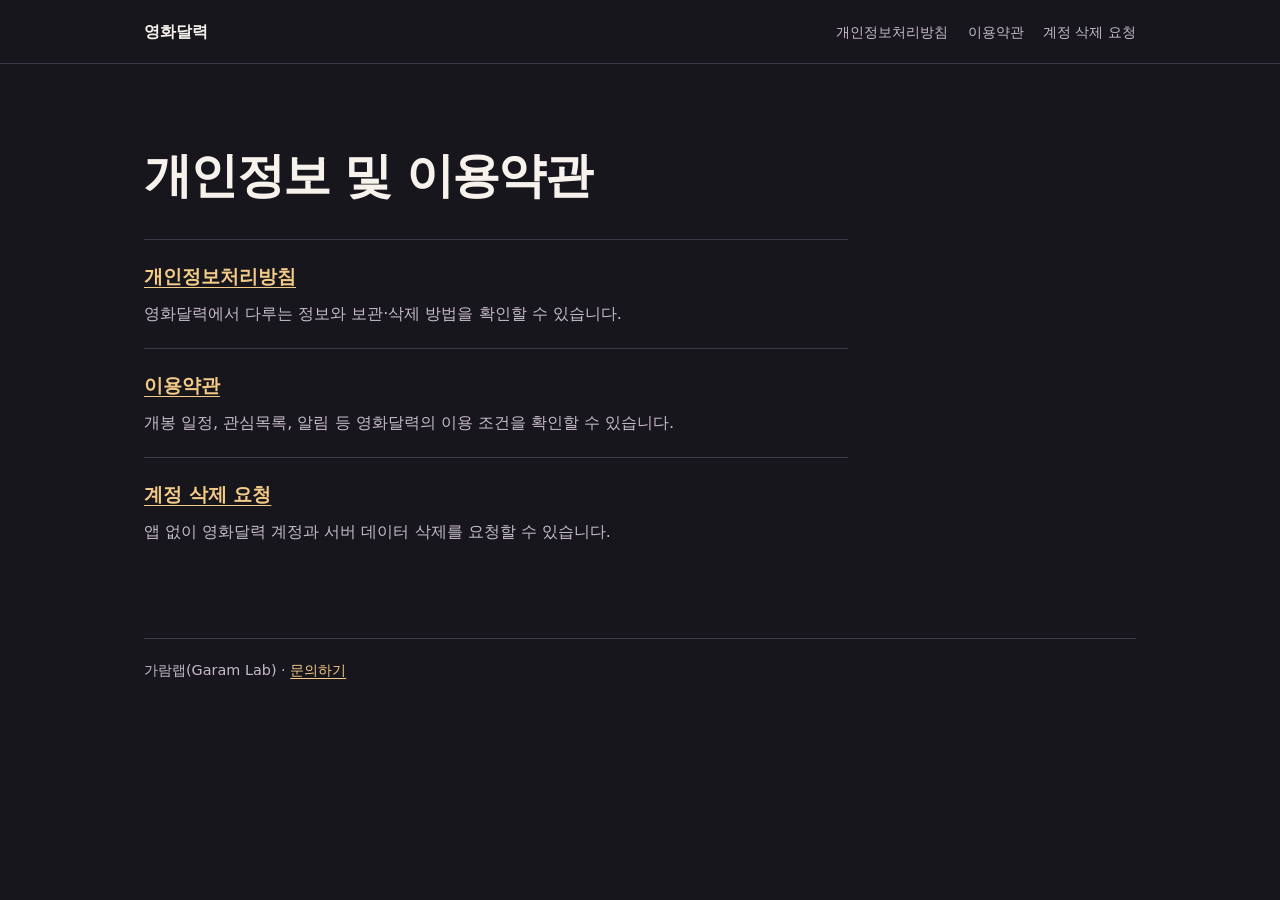
<file: index.html>
<!doctype html>
<html lang="ko">
<head>
  <meta charset="utf-8">
  <meta name="viewport" content="width=device-width, initial-scale=1">
  <meta name="description" content="영화달력의 개인정보처리방침, 이용약관, 계정 삭제 요청 방법을 확인할 수 있습니다.">
  <title>개인정보 및 이용약관 | 영화달력</title>
  <link rel="stylesheet" href="site.css">
</head>
<body>
  <a class="skip" href="#main">본문으로 이동</a>
  <header class="topbar">
    <div class="frame topbar-content">
      <a class="brand" href="./">영화달력</a>
      <nav aria-label="문서">
        <a href="privacy/">개인정보처리방침</a>
        <a href="terms/">이용약관</a>
        <a href="account-deletion/">계정 삭제 요청</a>
      </nav>
    </div>
  </header>
  <main id="main" class="frame directory">
    <h1>개인정보 및 이용약관</h1>
    <ul class="document-list">
      <li>
        <a href="privacy/">개인정보처리방침</a>
        <p>영화달력에서 다루는 정보와 보관·삭제 방법을 확인할 수 있습니다.</p>
      </li>
      <li>
        <a href="terms/">이용약관</a>
        <p>개봉 일정, 관심목록, 알림 등 영화달력의 이용 조건을 확인할 수 있습니다.</p>
      </li>
      <li>
        <a href="account-deletion/">계정 삭제 요청</a>
        <p>앱 없이 영화달력 계정과 서버 데이터 삭제를 요청할 수 있습니다.</p>
      </li>
    </ul>
  </main>
  <footer class="frame footer">가람랩(Garam Lab) · <a href="mailto:dev.garam918@gmail.com">문의하기</a></footer>
</body>
</html>
</file>
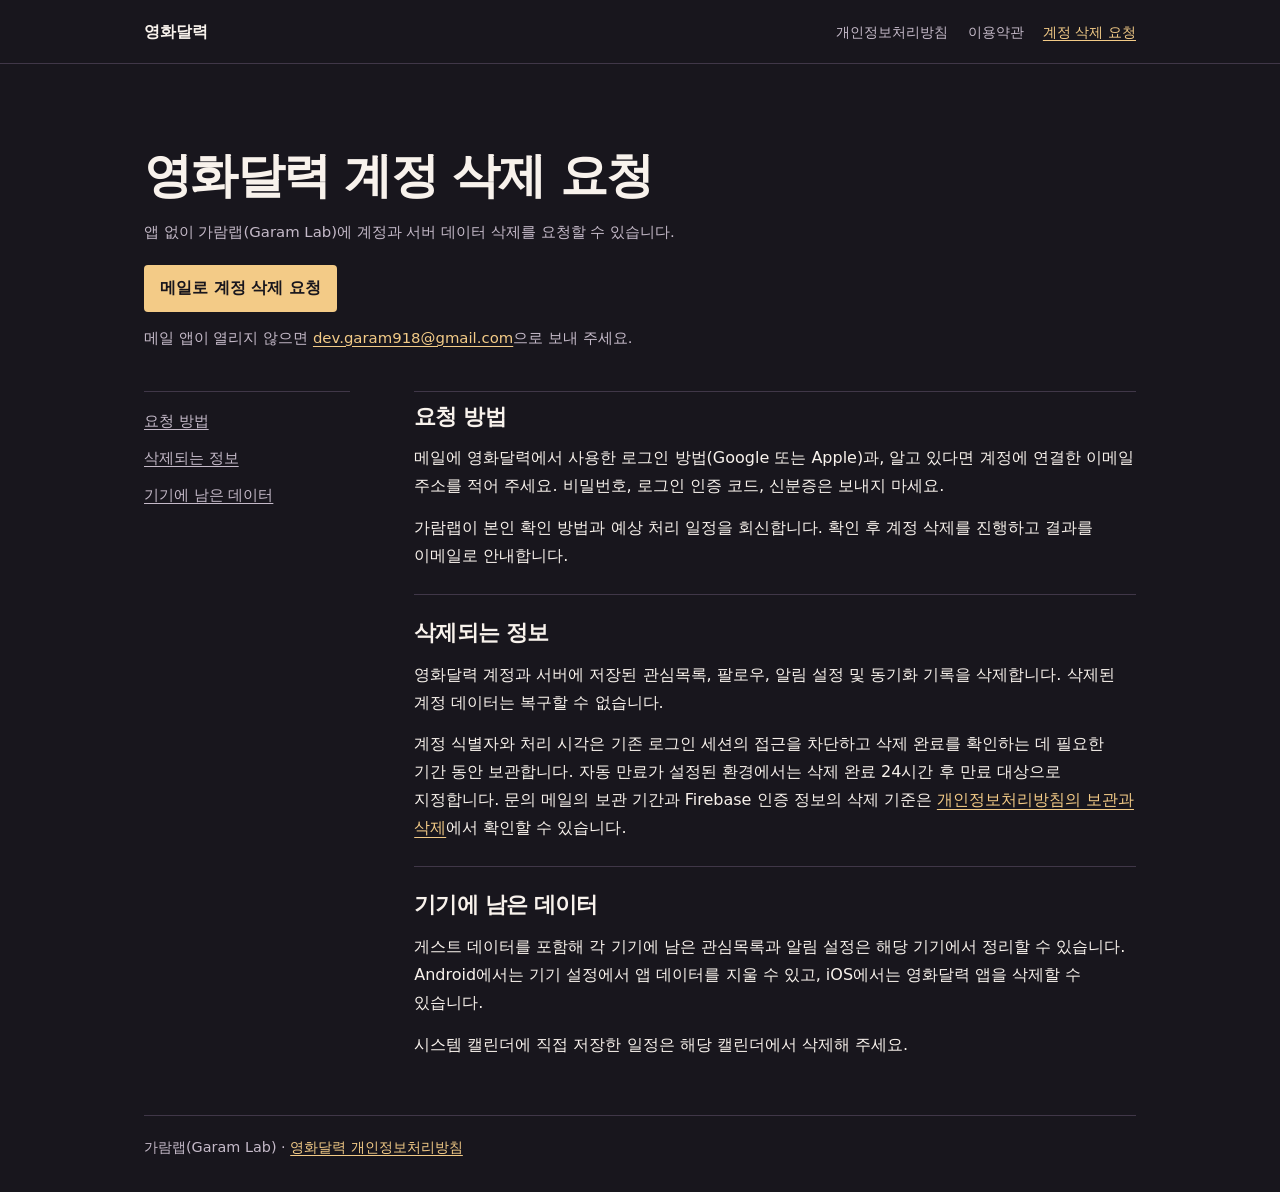
<file: account-deletion/index.html>
<!doctype html>
<html lang="ko">
<head>
  <meta charset="utf-8">
  <meta name="viewport" content="width=device-width, initial-scale=1">
  <meta name="description" content="앱을 설치하지 않고 영화달력 계정과 서버 데이터 삭제를 요청하는 방법입니다.">
  <title>계정 삭제 요청 | 영화달력</title>
  <link rel="stylesheet" href="../site.css">
</head>
<body>
  <a class="skip" href="#main">본문으로 이동</a>
  <header class="topbar">
    <div class="frame topbar-content">
      <a class="brand" href="../">영화달력</a>
      <nav aria-label="문서">
        <a href="../privacy/">개인정보처리방침</a>
        <a href="../terms/">이용약관</a>
        <a aria-current="page" href="./">계정 삭제 요청</a>
      </nav>
    </div>
  </header>
  <main id="main" class="frame" tabindex="-1">
    <header class="document-header">
      <h1>영화달력 계정 삭제 요청</h1>
      <p>앱 없이 가람랩(Garam Lab)에 계정과 서버 데이터 삭제를 요청할 수 있습니다.</p>
      <a class="request-link" href="mailto:dev.garam918@gmail.com?subject=%EC%98%81%ED%99%94%EB%8B%AC%EB%A0%A5%20%EA%B3%84%EC%A0%95%20%EC%82%AD%EC%A0%9C%20%EC%9A%94%EC%B2%AD">메일로 계정 삭제 요청</a>
      <p>메일 앱이 열리지 않으면 <a href="mailto:dev.garam918@gmail.com">dev.garam918@gmail.com</a>으로 보내 주세요.</p>
    </header>
    <div class="document-layout">
      <nav class="contents" aria-label="계정 삭제 안내 목차">
        <a href="#request">요청 방법</a>
        <a href="#scope">삭제되는 정보</a>
        <a href="#device">기기에 남은 데이터</a>
      </nav>
      <article>
        <section aria-labelledby="request">
          <h2 id="request">요청 방법</h2>
          <p>메일에 영화달력에서 사용한 로그인 방법(Google 또는 Apple)과, 알고 있다면 계정에 연결한 이메일 주소를 적어 주세요. 비밀번호, 로그인 인증 코드, 신분증은 보내지 마세요.</p>
          <p>가람랩이 본인 확인 방법과 예상 처리 일정을 회신합니다. 확인 후 계정 삭제를 진행하고 결과를 이메일로 안내합니다.</p>
        </section>
        <section aria-labelledby="scope">
          <h2 id="scope">삭제되는 정보</h2>
          <p>영화달력 계정과 서버에 저장된 관심목록, 팔로우, 알림 설정 및 동기화 기록을 삭제합니다. 삭제된 계정 데이터는 복구할 수 없습니다.</p>
          <p>계정 식별자와 처리 시각은 기존 로그인 세션의 접근을 차단하고 삭제 완료를 확인하는 데 필요한 기간 동안 보관합니다. 자동 만료가 설정된 환경에서는 삭제 완료 24시간 후 만료 대상으로 지정합니다. 문의 메일의 보관 기간과 Firebase 인증 정보의 삭제 기준은 <a href="../privacy/#retention">개인정보처리방침의 보관과 삭제</a>에서 확인할 수 있습니다.</p>
        </section>
        <section aria-labelledby="device">
          <h2 id="device">기기에 남은 데이터</h2>
          <p>게스트 데이터를 포함해 각 기기에 남은 관심목록과 알림 설정은 해당 기기에서 정리할 수 있습니다. Android에서는 기기 설정에서 앱 데이터를 지울 수 있고, iOS에서는 영화달력 앱을 삭제할 수 있습니다.</p>
          <p>시스템 캘린더에 직접 저장한 일정은 해당 캘린더에서 삭제해 주세요.</p>
        </section>
      </article>
    </div>
  </main>
  <footer class="frame footer">가람랩(Garam Lab) · <a href="../privacy/">영화달력 개인정보처리방침</a></footer>
</body>
</html>
</file>
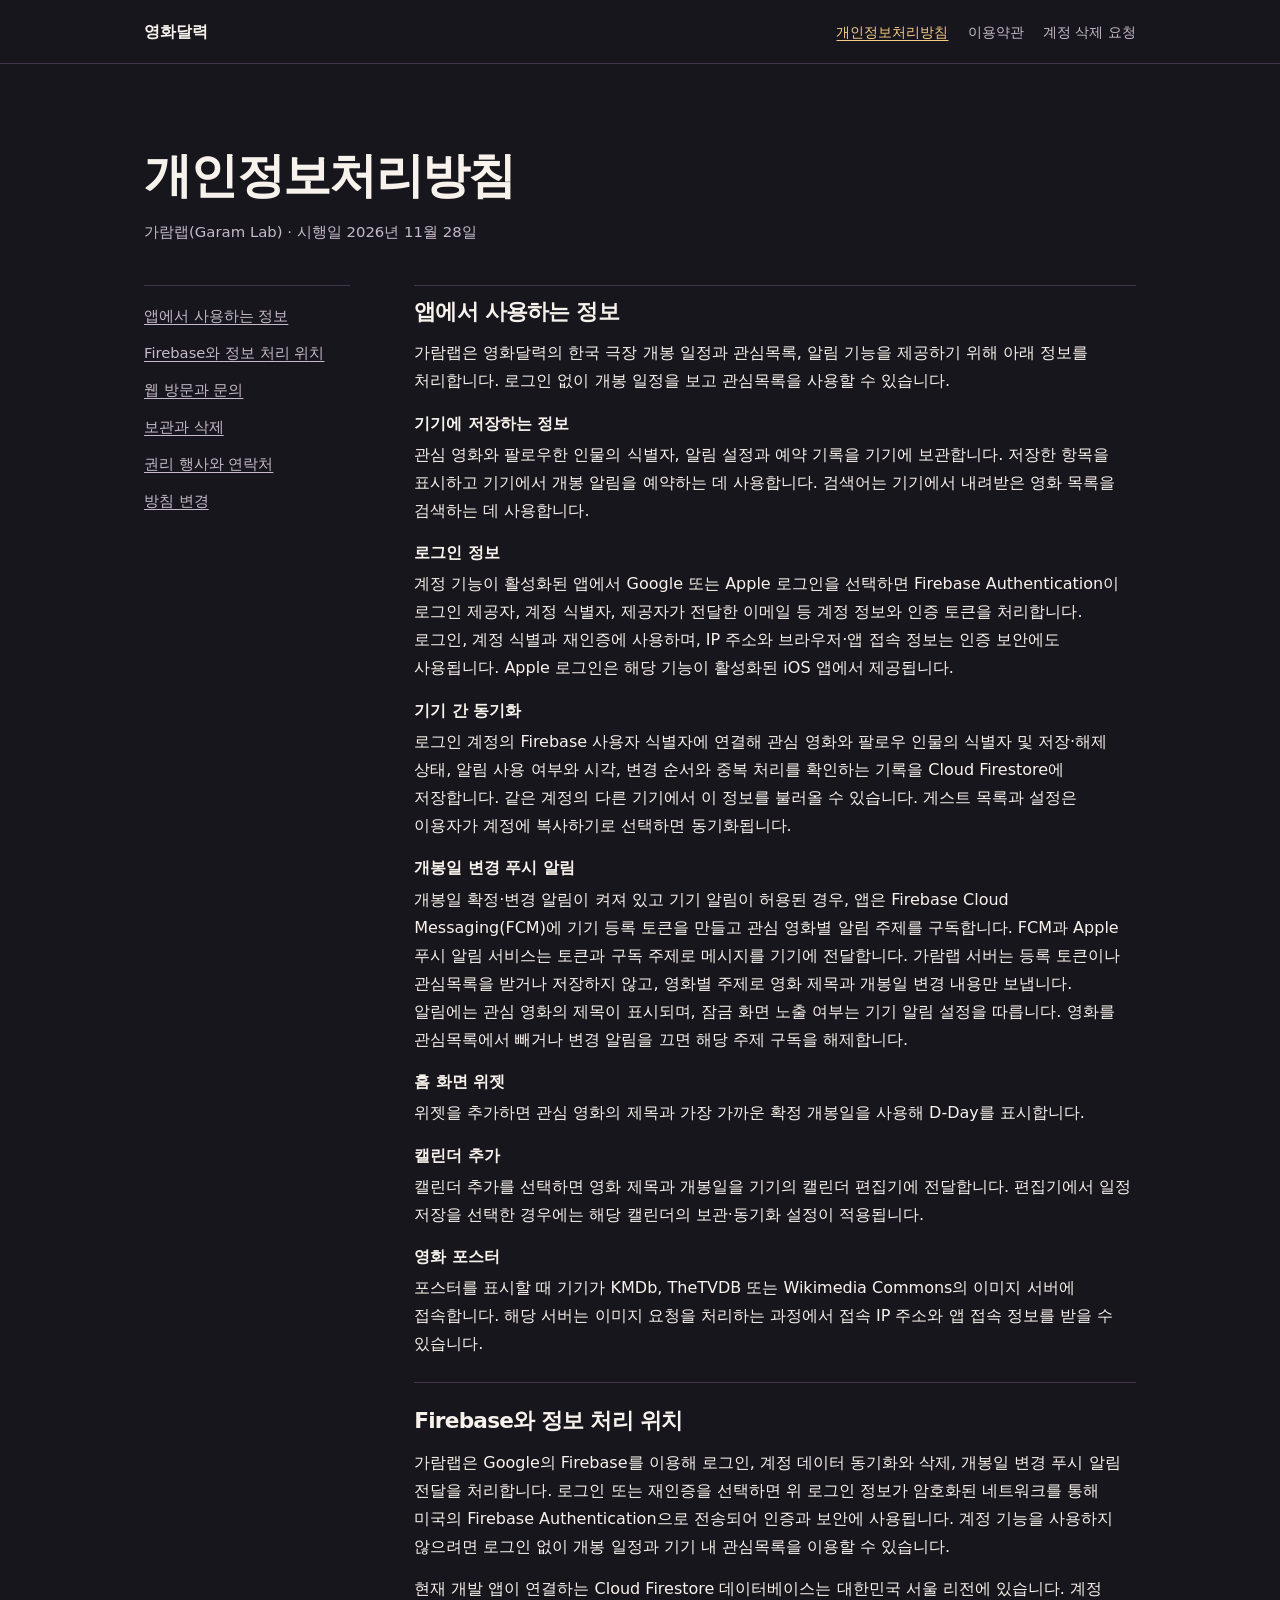
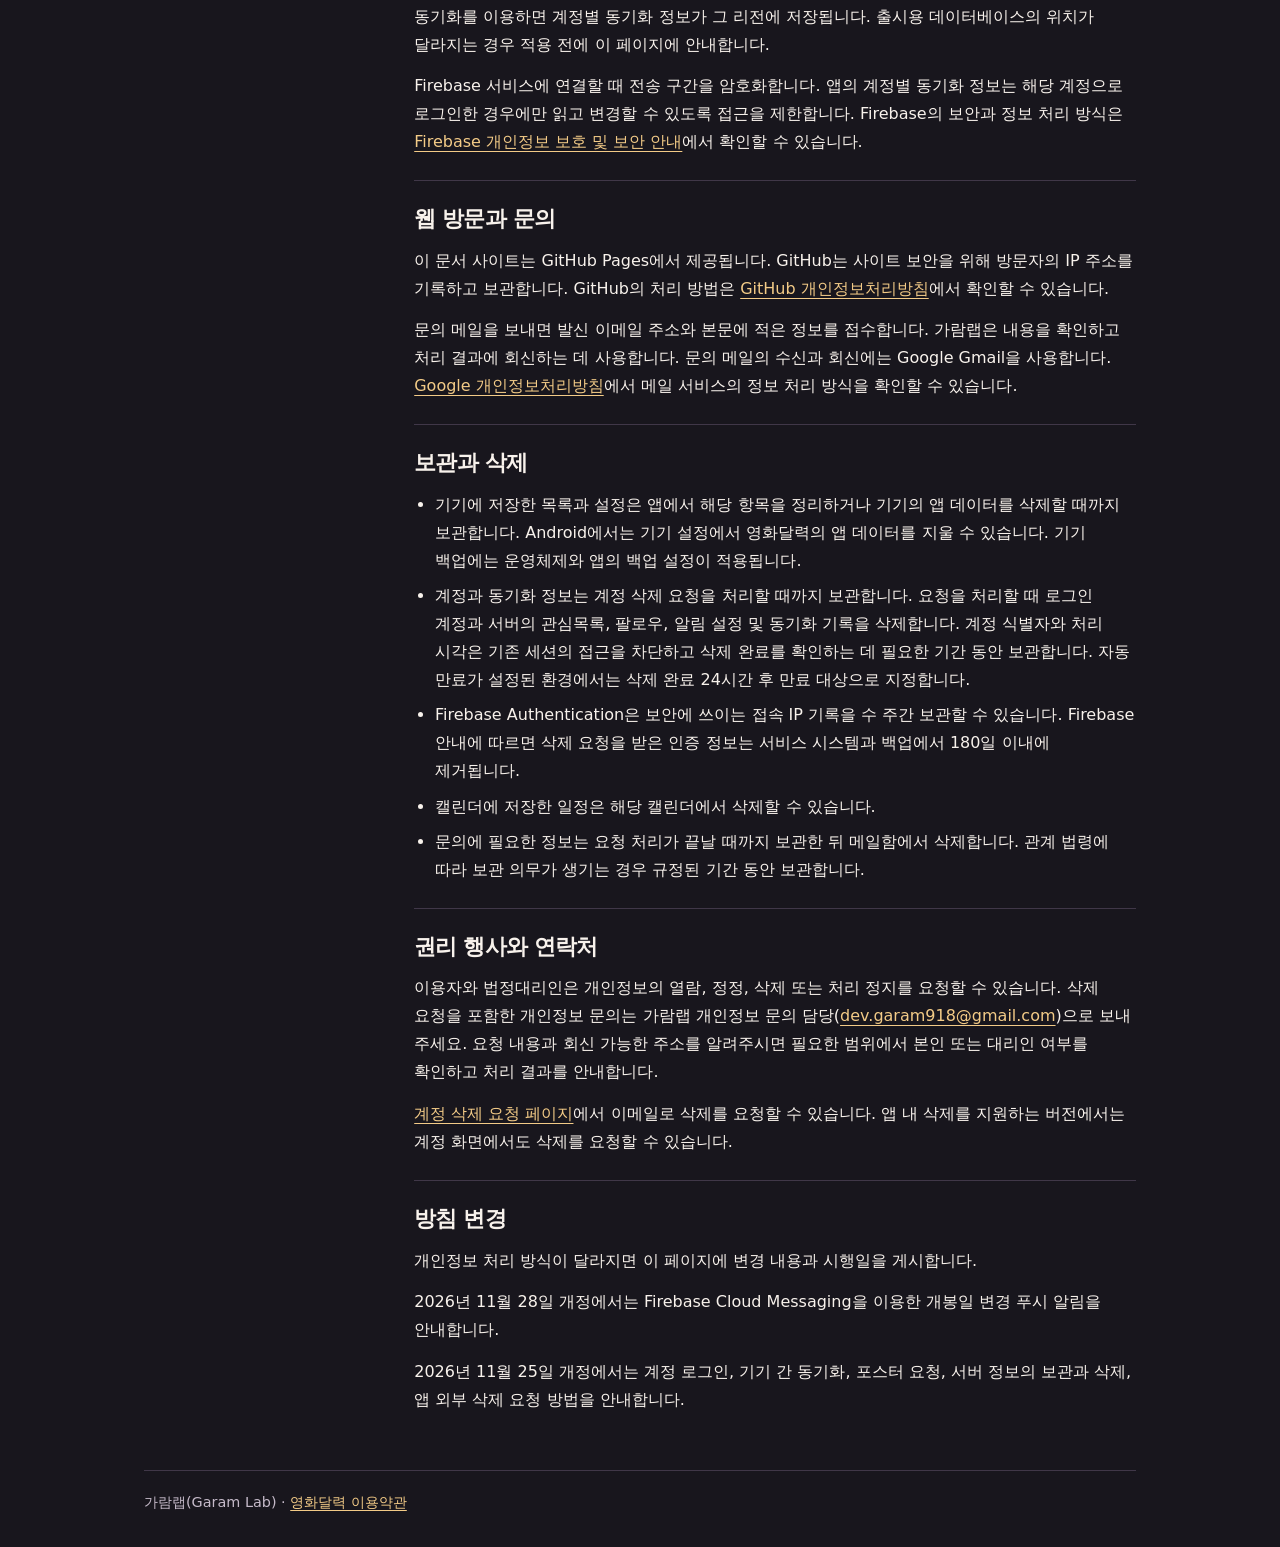
<file: privacy/index.html>
<!doctype html>
<html lang="ko">
<head>
  <meta charset="utf-8">
  <meta name="viewport" content="width=device-width, initial-scale=1">
  <meta name="description" content="가람랩이 운영하는 영화달력의 개인정보처리방침입니다.">
  <title>개인정보처리방침 | 영화달력</title>
  <link rel="stylesheet" href="../site.css">
</head>
<body>
  <a class="skip" href="#main">본문으로 이동</a>
  <header class="topbar">
    <div class="frame topbar-content">
      <a class="brand" href="../">영화달력</a>
      <nav aria-label="문서">
        <a aria-current="page" href="./">개인정보처리방침</a>
        <a href="../terms/">이용약관</a>
        <a href="../account-deletion/">계정 삭제 요청</a>
      </nav>
    </div>
  </header>
  <main id="main" class="frame">
    <header class="document-header">
      <h1>개인정보처리방침</h1>
      <p>가람랩(Garam Lab) · 시행일 <time datetime="2026-11-28">2026년 11월 28일</time></p>
    </header>
    <div class="document-layout">
      <nav class="contents" aria-label="개인정보처리방침 목차">
        <a href="#app">앱에서 사용하는 정보</a>
        <a href="#firebase">Firebase와 정보 처리 위치</a>
        <a href="#web">웹 방문과 문의</a>
        <a href="#retention">보관과 삭제</a>
        <a href="#requests">권리 행사와 연락처</a>
        <a href="#changes">방침 변경</a>
      </nav>
      <article>
        <section aria-labelledby="app">
          <h2 id="app">앱에서 사용하는 정보</h2>
          <p>가람랩은 영화달력의 한국 극장 개봉 일정과 관심목록, 알림 기능을 제공하기 위해 아래 정보를 처리합니다. 로그인 없이 개봉 일정을 보고 관심목록을 사용할 수 있습니다.</p>
          <dl>
            <dt>기기에 저장하는 정보</dt>
            <dd>관심 영화와 팔로우한 인물의 식별자, 알림 설정과 예약 기록을 기기에 보관합니다. 저장한 항목을 표시하고 기기에서 개봉 알림을 예약하는 데 사용합니다. 검색어는 기기에서 내려받은 영화 목록을 검색하는 데 사용합니다.</dd>
            <dt>로그인 정보</dt>
            <dd>계정 기능이 활성화된 앱에서 Google 또는 Apple 로그인을 선택하면 Firebase Authentication이 로그인 제공자, 계정 식별자, 제공자가 전달한 이메일 등 계정 정보와 인증 토큰을 처리합니다. 로그인, 계정 식별과 재인증에 사용하며, IP 주소와 브라우저·앱 접속 정보는 인증 보안에도 사용됩니다. Apple 로그인은 해당 기능이 활성화된 iOS 앱에서 제공됩니다.</dd>
            <dt>기기 간 동기화</dt>
            <dd>로그인 계정의 Firebase 사용자 식별자에 연결해 관심 영화와 팔로우 인물의 식별자 및 저장·해제 상태, 알림 사용 여부와 시각, 변경 순서와 중복 처리를 확인하는 기록을 Cloud Firestore에 저장합니다. 같은 계정의 다른 기기에서 이 정보를 불러올 수 있습니다. 게스트 목록과 설정은 이용자가 계정에 복사하기로 선택하면 동기화됩니다.</dd>
            <dt>개봉일 변경 푸시 알림</dt>
            <dd>개봉일 확정·변경 알림이 켜져 있고 기기 알림이 허용된 경우, 앱은 Firebase Cloud Messaging(FCM)에 기기 등록 토큰을 만들고 관심 영화별 알림 주제를 구독합니다. FCM과 Apple 푸시 알림 서비스는 토큰과 구독 주제로 메시지를 기기에 전달합니다. 가람랩 서버는 등록 토큰이나 관심목록을 받거나 저장하지 않고, 영화별 주제로 영화 제목과 개봉일 변경 내용만 보냅니다. 알림에는 관심 영화의 제목이 표시되며, 잠금 화면 노출 여부는 기기 알림 설정을 따릅니다. 영화를 관심목록에서 빼거나 변경 알림을 끄면 해당 주제 구독을 해제합니다.</dd>
            <dt>홈 화면 위젯</dt>
            <dd>위젯을 추가하면 관심 영화의 제목과 가장 가까운 확정 개봉일을 사용해 D-Day를 표시합니다.</dd>
            <dt>캘린더 추가</dt>
            <dd>캘린더 추가를 선택하면 영화 제목과 개봉일을 기기의 캘린더 편집기에 전달합니다. 편집기에서 일정 저장을 선택한 경우에는 해당 캘린더의 보관·동기화 설정이 적용됩니다.</dd>
            <dt>영화 포스터</dt>
            <dd>포스터를 표시할 때 기기가 KMDb, TheTVDB 또는 Wikimedia Commons의 이미지 서버에 접속합니다. 해당 서버는 이미지 요청을 처리하는 과정에서 접속 IP 주소와 앱 접속 정보를 받을 수 있습니다.</dd>
          </dl>
        </section>
        <section aria-labelledby="firebase">
          <h2 id="firebase">Firebase와 정보 처리 위치</h2>
          <p>가람랩은 Google의 Firebase를 이용해 로그인, 계정 데이터 동기화와 삭제, 개봉일 변경 푸시 알림 전달을 처리합니다. 로그인 또는 재인증을 선택하면 위 로그인 정보가 암호화된 네트워크를 통해 미국의 Firebase Authentication으로 전송되어 인증과 보안에 사용됩니다. 계정 기능을 사용하지 않으려면 로그인 없이 개봉 일정과 기기 내 관심목록을 이용할 수 있습니다.</p>
          <p>현재 개발 앱이 연결하는 Cloud Firestore 데이터베이스는 대한민국 서울 리전에 있습니다. 계정 동기화를 이용하면 계정별 동기화 정보가 그 리전에 저장됩니다. 출시용 데이터베이스의 위치가 달라지는 경우 적용 전에 이 페이지에 안내합니다.</p>
          <p>Firebase 서비스에 연결할 때 전송 구간을 암호화합니다. 앱의 계정별 동기화 정보는 해당 계정으로 로그인한 경우에만 읽고 변경할 수 있도록 접근을 제한합니다. Firebase의 보안과 정보 처리 방식은 <a href="https://firebase.google.com/support/privacy">Firebase 개인정보 보호 및 보안 안내</a>에서 확인할 수 있습니다.</p>
        </section>
        <section aria-labelledby="web">
          <h2 id="web">웹 방문과 문의</h2>
          <p>이 문서 사이트는 GitHub Pages에서 제공됩니다. GitHub는 사이트 보안을 위해 방문자의 IP 주소를 기록하고 보관합니다. GitHub의 처리 방법은 <a href="https://docs.github.com/en/site-policy/privacy-policies/github-general-privacy-statement">GitHub 개인정보처리방침</a>에서 확인할 수 있습니다.</p>
          <p>문의 메일을 보내면 발신 이메일 주소와 본문에 적은 정보를 접수합니다. 가람랩은 내용을 확인하고 처리 결과에 회신하는 데 사용합니다. 문의 메일의 수신과 회신에는 Google Gmail을 사용합니다. <a href="https://policies.google.com/privacy?hl=ko">Google 개인정보처리방침</a>에서 메일 서비스의 정보 처리 방식을 확인할 수 있습니다.</p>
        </section>
        <section aria-labelledby="retention">
          <h2 id="retention">보관과 삭제</h2>
          <ul>
            <li>기기에 저장한 목록과 설정은 앱에서 해당 항목을 정리하거나 기기의 앱 데이터를 삭제할 때까지 보관합니다. Android에서는 기기 설정에서 영화달력의 앱 데이터를 지울 수 있습니다. 기기 백업에는 운영체제와 앱의 백업 설정이 적용됩니다.</li>
            <li>계정과 동기화 정보는 계정 삭제 요청을 처리할 때까지 보관합니다. 요청을 처리할 때 로그인 계정과 서버의 관심목록, 팔로우, 알림 설정 및 동기화 기록을 삭제합니다. 계정 식별자와 처리 시각은 기존 세션의 접근을 차단하고 삭제 완료를 확인하는 데 필요한 기간 동안 보관합니다. 자동 만료가 설정된 환경에서는 삭제 완료 24시간 후 만료 대상으로 지정합니다.</li>
            <li>Firebase Authentication은 보안에 쓰이는 접속 IP 기록을 수 주간 보관할 수 있습니다. Firebase 안내에 따르면 삭제 요청을 받은 인증 정보는 서비스 시스템과 백업에서 180일 이내에 제거됩니다.</li>
            <li>캘린더에 저장한 일정은 해당 캘린더에서 삭제할 수 있습니다.</li>
            <li>문의에 필요한 정보는 요청 처리가 끝날 때까지 보관한 뒤 메일함에서 삭제합니다. 관계 법령에 따라 보관 의무가 생기는 경우 규정된 기간 동안 보관합니다.</li>
          </ul>
        </section>
        <section aria-labelledby="requests">
          <h2 id="requests">권리 행사와 연락처</h2>
          <p>이용자와 법정대리인은 개인정보의 열람, 정정, 삭제 또는 처리 정지를 요청할 수 있습니다. 삭제 요청을 포함한 개인정보 문의는 가람랩 개인정보 문의 담당(<a href="mailto:dev.garam918@gmail.com">dev.garam918@gmail.com</a>)으로 보내 주세요. 요청 내용과 회신 가능한 주소를 알려주시면 필요한 범위에서 본인 또는 대리인 여부를 확인하고 처리 결과를 안내합니다.</p>
          <p><a href="../account-deletion/">계정 삭제 요청 페이지</a>에서 이메일로 삭제를 요청할 수 있습니다. 앱 내 삭제를 지원하는 버전에서는 계정 화면에서도 삭제를 요청할 수 있습니다.</p>
        </section>
        <section aria-labelledby="changes">
          <h2 id="changes">방침 변경</h2>
          <p>개인정보 처리 방식이 달라지면 이 페이지에 변경 내용과 시행일을 게시합니다.</p>
          <p>2026년 11월 28일 개정에서는 Firebase Cloud Messaging을 이용한 개봉일 변경 푸시 알림을 안내합니다.</p>
          <p>2026년 11월 25일 개정에서는 계정 로그인, 기기 간 동기화, 포스터 요청, 서버 정보의 보관과 삭제, 앱 외부 삭제 요청 방법을 안내합니다.</p>
        </section>
      </article>
    </div>
  </main>
  <footer class="frame footer">가람랩(Garam Lab) · <a href="../terms/">영화달력 이용약관</a></footer>
</body>
</html>
</file>
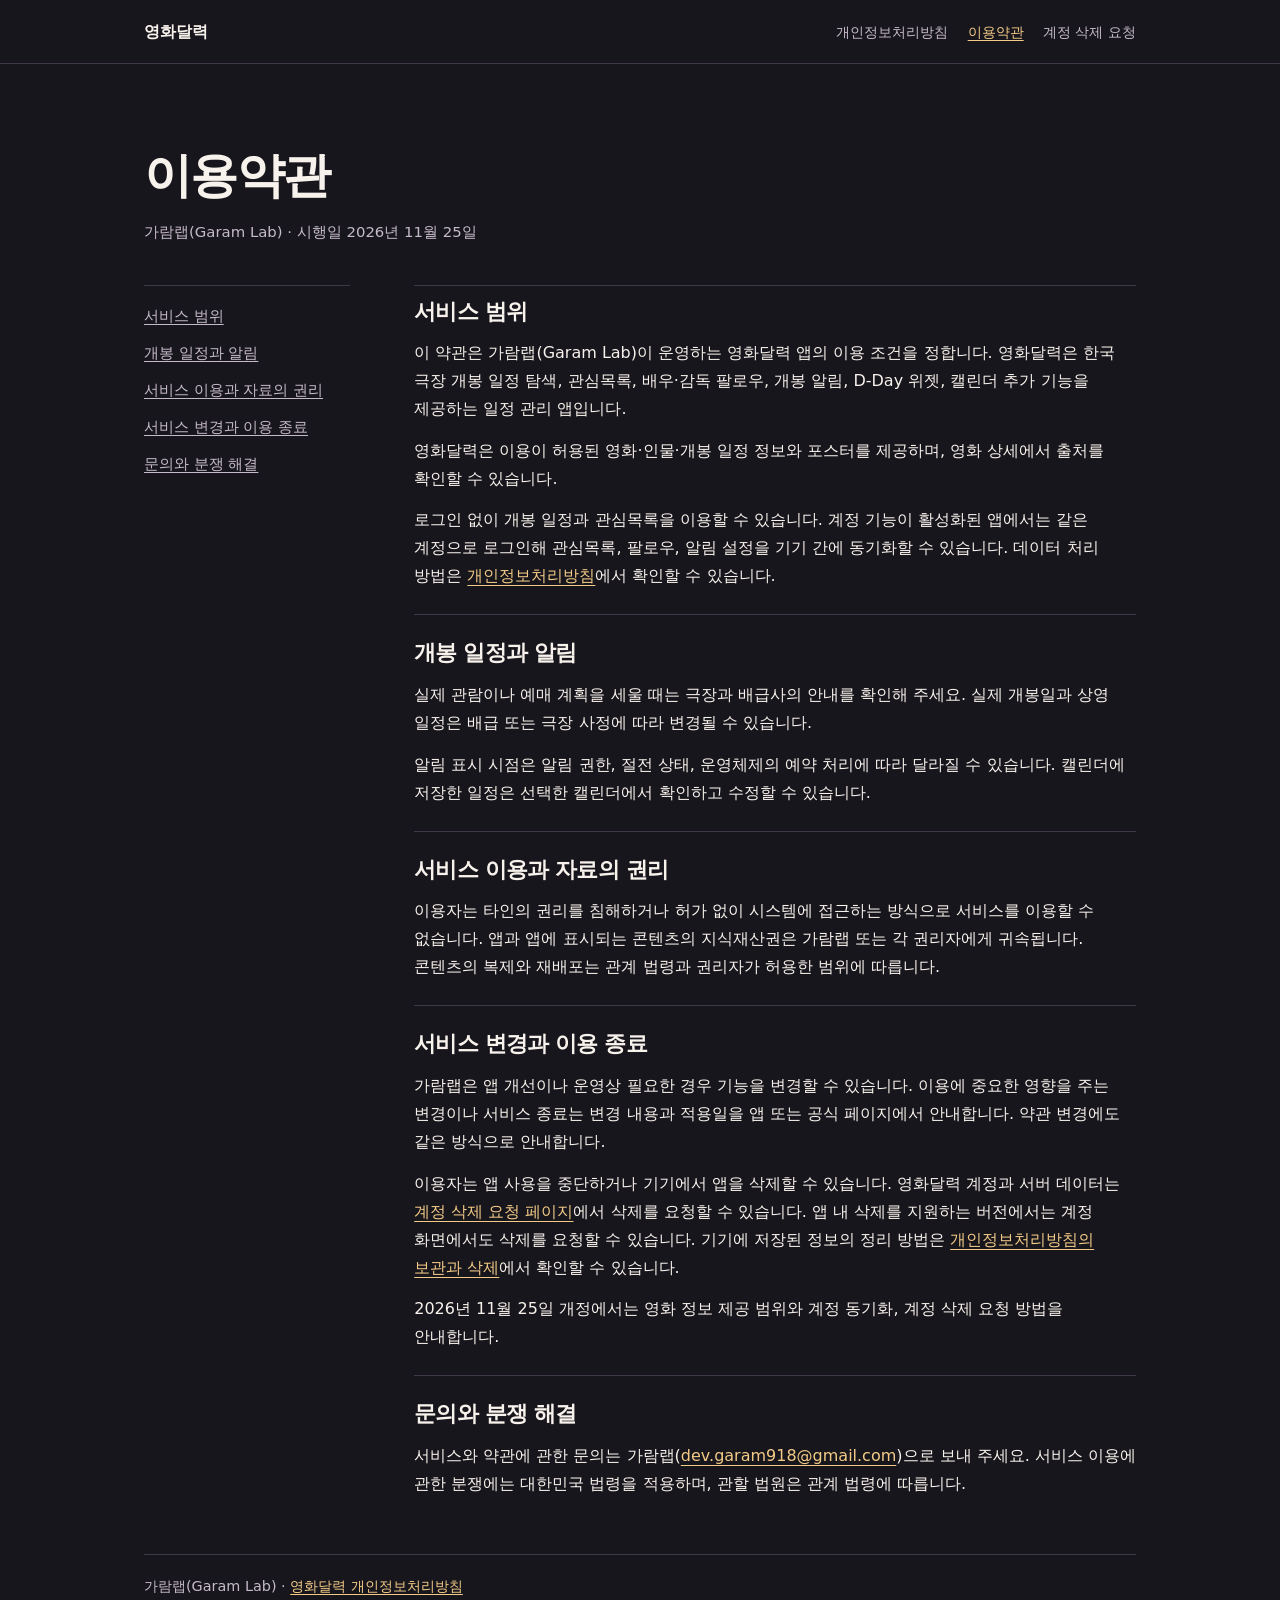
<file: terms/index.html>
<!doctype html>
<html lang="ko">
<head>
  <meta charset="utf-8">
  <meta name="viewport" content="width=device-width, initial-scale=1">
  <meta name="description" content="가람랩이 운영하는 영화달력의 이용약관입니다.">
  <title>이용약관 | 영화달력</title>
  <link rel="stylesheet" href="../site.css">
</head>
<body>
  <a class="skip" href="#main">본문으로 이동</a>
  <header class="topbar">
    <div class="frame topbar-content">
      <a class="brand" href="../">영화달력</a>
      <nav aria-label="문서">
        <a href="../privacy/">개인정보처리방침</a>
        <a aria-current="page" href="./">이용약관</a>
        <a href="../account-deletion/">계정 삭제 요청</a>
      </nav>
    </div>
  </header>
  <main id="main" class="frame">
    <header class="document-header">
      <h1>이용약관</h1>
      <p>가람랩(Garam Lab) · 시행일 <time datetime="2026-11-25">2026년 11월 25일</time></p>
    </header>
    <div class="document-layout">
      <nav class="contents" aria-label="이용약관 목차">
        <a href="#service">서비스 범위</a>
        <a href="#releases">개봉 일정과 알림</a>
        <a href="#use">서비스 이용과 자료의 권리</a>
        <a href="#changes">서비스 변경과 이용 종료</a>
        <a href="#support">문의와 분쟁 해결</a>
      </nav>
      <article>
        <section aria-labelledby="service">
          <h2 id="service">서비스 범위</h2>
          <p>이 약관은 가람랩(Garam Lab)이 운영하는 영화달력 앱의 이용 조건을 정합니다. 영화달력은 한국 극장 개봉 일정 탐색, 관심목록, 배우·감독 팔로우, 개봉 알림, D-Day 위젯, 캘린더 추가 기능을 제공하는 일정 관리 앱입니다.</p>
          <p>영화달력은 이용이 허용된 영화·인물·개봉 일정 정보와 포스터를 제공하며, 영화 상세에서 출처를 확인할 수 있습니다.</p>
          <p>로그인 없이 개봉 일정과 관심목록을 이용할 수 있습니다. 계정 기능이 활성화된 앱에서는 같은 계정으로 로그인해 관심목록, 팔로우, 알림 설정을 기기 간에 동기화할 수 있습니다. 데이터 처리 방법은 <a href="../privacy/">개인정보처리방침</a>에서 확인할 수 있습니다.</p>
        </section>
        <section aria-labelledby="releases">
          <h2 id="releases">개봉 일정과 알림</h2>
          <p>실제 관람이나 예매 계획을 세울 때는 극장과 배급사의 안내를 확인해 주세요. 실제 개봉일과 상영 일정은 배급 또는 극장 사정에 따라 변경될 수 있습니다.</p>
          <p>알림 표시 시점은 알림 권한, 절전 상태, 운영체제의 예약 처리에 따라 달라질 수 있습니다. 캘린더에 저장한 일정은 선택한 캘린더에서 확인하고 수정할 수 있습니다.</p>
        </section>
        <section aria-labelledby="use">
          <h2 id="use">서비스 이용과 자료의 권리</h2>
          <p>이용자는 타인의 권리를 침해하거나 허가 없이 시스템에 접근하는 방식으로 서비스를 이용할 수 없습니다. 앱과 앱에 표시되는 콘텐츠의 지식재산권은 가람랩 또는 각 권리자에게 귀속됩니다. 콘텐츠의 복제와 재배포는 관계 법령과 권리자가 허용한 범위에 따릅니다.</p>
        </section>
        <section aria-labelledby="changes">
          <h2 id="changes">서비스 변경과 이용 종료</h2>
          <p>가람랩은 앱 개선이나 운영상 필요한 경우 기능을 변경할 수 있습니다. 이용에 중요한 영향을 주는 변경이나 서비스 종료는 변경 내용과 적용일을 앱 또는 공식 페이지에서 안내합니다. 약관 변경에도 같은 방식으로 안내합니다.</p>
          <p>이용자는 앱 사용을 중단하거나 기기에서 앱을 삭제할 수 있습니다. 영화달력 계정과 서버 데이터는 <a href="../account-deletion/">계정 삭제 요청 페이지</a>에서 삭제를 요청할 수 있습니다. 앱 내 삭제를 지원하는 버전에서는 계정 화면에서도 삭제를 요청할 수 있습니다. 기기에 저장된 정보의 정리 방법은 <a href="../privacy/#retention">개인정보처리방침의 보관과 삭제</a>에서 확인할 수 있습니다.</p>
          <p>2026년 11월 25일 개정에서는 영화 정보 제공 범위와 계정 동기화, 계정 삭제 요청 방법을 안내합니다.</p>
        </section>
        <section aria-labelledby="support">
          <h2 id="support">문의와 분쟁 해결</h2>
          <p>서비스와 약관에 관한 문의는 가람랩(<a href="mailto:dev.garam918@gmail.com">dev.garam918@gmail.com</a>)으로 보내 주세요. 서비스 이용에 관한 분쟁에는 대한민국 법령을 적용하며, 관할 법원은 관계 법령에 따릅니다.</p>
        </section>
      </article>
    </div>
  </main>
  <footer class="frame footer">가람랩(Garam Lab) · <a href="../privacy/">영화달력 개인정보처리방침</a></footer>
</body>
</html>
</file>
<file: site.css>
:root {
  color-scheme: dark;
  font-family: Inter, system-ui, "Apple SD Gothic Neo", "Malgun Gothic", sans-serif;
  background: #18161d;
  color: #f8f2ec;
  line-height: 1.75;
  --muted: #c5bac9;
  --accent: #f3cb87;
  --rule: #403748;
}

* { box-sizing: border-box; }
body { margin: 0; word-break: keep-all; overflow-wrap: break-word; }
a { color: var(--accent); text-underline-offset: .22em; }
a:hover { color: #ffe4b6; }
a:focus-visible { outline: 2px solid var(--accent); outline-offset: 4px; border-radius: 2px; }
.frame { width: min(100% - 2.5rem, 62rem); margin-inline: auto; }
.skip { position: absolute; left: 1.25rem; padding: .5rem .75rem; background: #18161d; transform: translateY(-110%); }
.skip:focus { transform: translateY(0); }
.topbar { border-bottom: 1px solid var(--rule); }
.topbar-content { display: flex; justify-content: space-between; align-items: baseline; gap: 1rem; padding-block: 1.1rem; }
.brand { color: inherit; font-weight: 700; text-decoration: none; }
.topbar nav { display: flex; flex-wrap: wrap; gap: .45rem 1.2rem; font-size: .9rem; }
.topbar nav a { color: var(--muted); text-decoration: none; }
.topbar nav a[aria-current] { color: var(--accent); text-decoration: underline; }
h1, h2 { margin: 0; line-height: 1.3; letter-spacing: -.035em; }
h1 { font-size: clamp(2rem, 5vw, 3rem); }
h2 { font-size: 1.35rem; scroll-margin-top: 1.25rem; }
.document-header, .directory { padding-block: clamp(2.5rem, 8vw, 5rem) 2.5rem; }
.document-header p { color: var(--muted); margin: .8rem 0 0; font-size: .93rem; }
.request-link { display: inline-block; padding: .6rem 1rem; margin-top: 1.2rem; border-radius: .25rem; background: var(--accent); color: #18161d; font-weight: 650; text-decoration: none; }
.request-link:hover { background: #ffe4b6; color: #18161d; }
.document-layout { display: grid; grid-template-columns: minmax(10rem, 1fr) minmax(0, 3.5fr); gap: clamp(1.75rem, 5vw, 4rem); }
.contents { align-self: start; border-top: 1px solid var(--rule); padding-top: .7rem; }
.contents a { display: block; padding-block: .35rem; color: var(--muted); font-size: .92rem; }
.contents a:hover { color: var(--accent); }
article section { padding: 1.5rem 0; border-top: 1px solid var(--rule); }
article section:first-child { padding-top: .7rem; }
article p, article ul, article dl { margin: .85rem 0 0; }
article ul { padding-inline-start: 1.3em; }
article li + li { margin-top: .45rem; }
dt { font-weight: 650; margin-top: .9rem; }
dd { margin: .2rem 0 0; }
.document-list { list-style: none; padding: 0; margin: 2rem 0 0; max-width: 44rem; }
.document-list li { border-top: 1px solid var(--rule); padding: 1.25rem 0; }
.document-list a { font-size: 1.2rem; font-weight: 650; }
.document-list p { margin: .4rem 0 0; color: var(--muted); }
.footer { border-top: 1px solid var(--rule); padding-block: 1.2rem 2rem; margin-top: 2rem; color: var(--muted); font-size: .9rem; }

@media (max-width: 42rem) {
  .topbar-content { flex-direction: column; gap: .35rem; align-items: flex-start; }
  .document-layout { grid-template-columns: 1fr; gap: 1.5rem; }
  .contents { border-bottom: 1px solid var(--rule); padding-bottom: .7rem; }
  article section:first-child { border-top: 0; padding-top: 0; }
}
</file>
